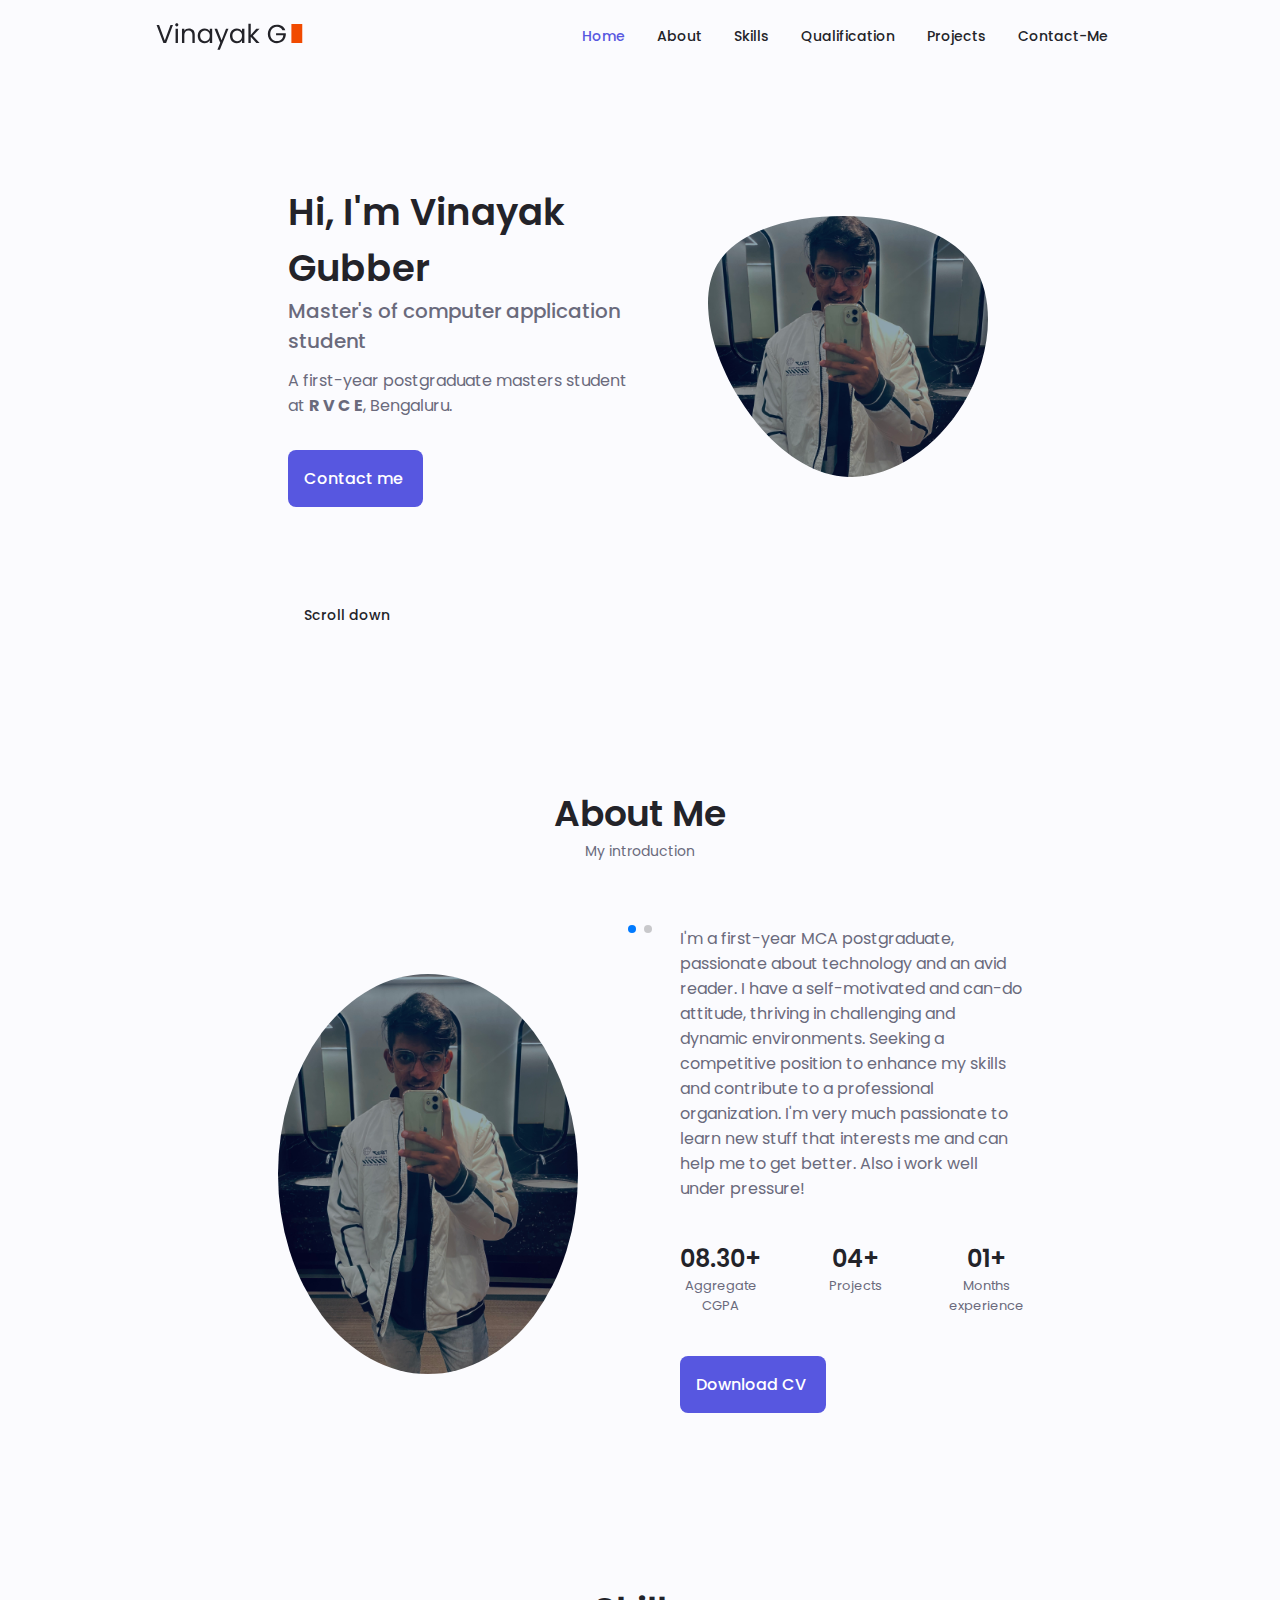
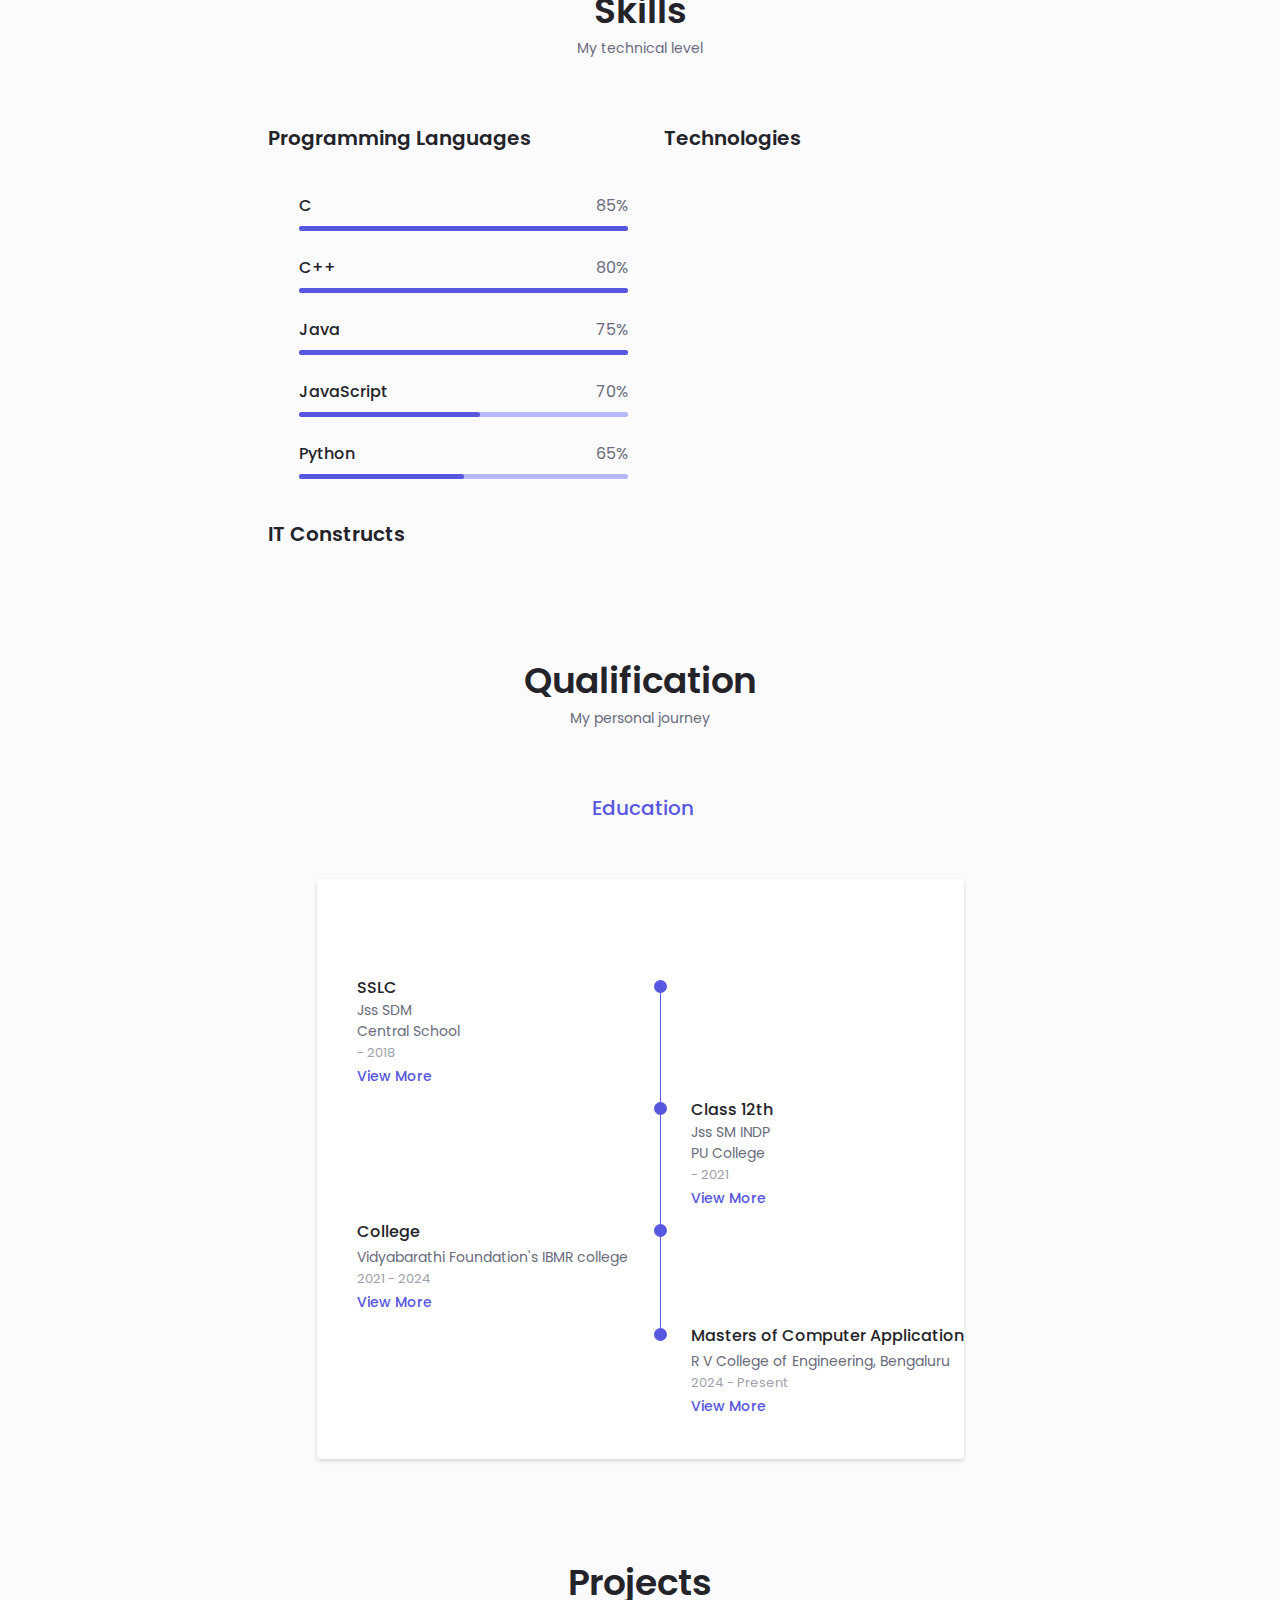
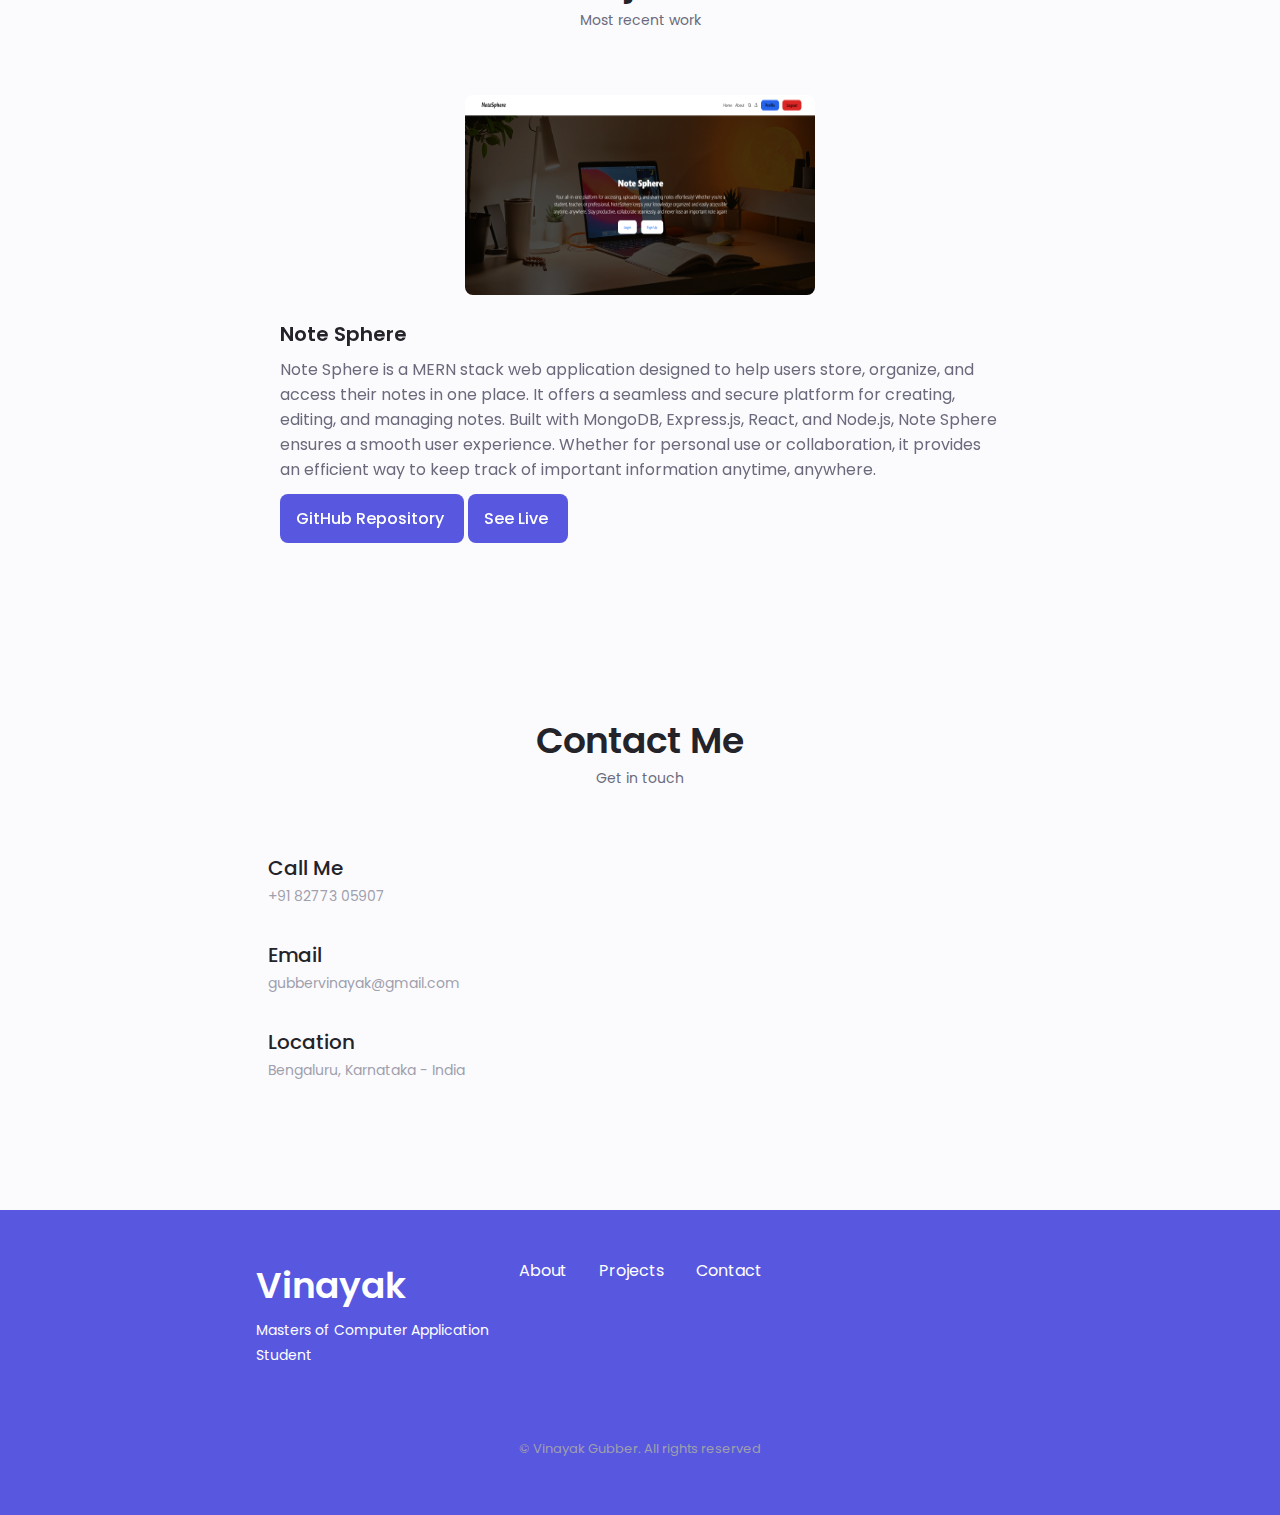
<file: index.html>
<!DOCTYPE html>
<html lang="en">
  <head>
    <meta charset="UTF-8" />
    <meta http-equiv="X-UA-Compatible" content="IE=edge" />
    <meta name="viewport" content="width=device-width, initial-scale=1.0" />
    <title>My Portfolio</title>
    <link
      rel="icon"
      sizes="16x16"
      href="favicon_io/favicon-16x16.png"
      type="image/png"
    />
    <link
      rel="icon"
      sizes="32x32"
      href="favicon_io/favicon-32x32.png"
      type="image/png"
    />
    <link
      rel="icon"
      sizes="96x96"
      href="favicon_io/favicon.ico"
      type="favicon"
    />
    <link rel="stylesheet" href="assets/swiper-bundle.min.css" />
    <link rel="stylesheet" href="assets/newcss.css" />
    <link
      rel="stylesheet"
      href="https://unicons.iconscout.com/release/v4.0.8/css/line.css"
    />
  </head>

  <body oncontextmenu="return false">
    <header class="header" id="header">
      <!--========================= Navigation =====================-->

      <nav class="nav container">
        <!-- Logo container with both logos inside -->
        <div class="nav__logo-container">
          <a href="#" class="nav__logo" id="logo-light">
            <img src="assets/img/logo_light.svg" alt="Logo Light" />
          </a>
          <a href="#" class="nav__logo" id="logo-dark" style="display: none">
            <img src="assets/img/logo_dark.svg" alt="Logo Dark" />
          </a>
        </div>

        <div class="nav__menu" id="nav-menu">
          <ul class="nav__list grid">
            <li class="nav__item">
              <a href="#home" class="nav__link active-link">
                <i class="uil uil-estate nav__icon"></i>Home
              </a>
            </li>
            <li class="nav__item">
              <a href="#about" class="nav__link">
                <i class="uil uil-user nav__icon"></i>About
              </a>
            </li>
            <li class="nav__item">
              <a href="#skills" class="nav__link">
                <i class="uil uil-file-alt nav__icon"></i>Skills
              </a>
            </li>
            <li class="nav__item">
              <a href="#qualification" class="nav__link">
                <i class="uil uil-briefcase-alt nav__icon"></i>Qualification
              </a>
            </li>
            <li class="nav__item">
              <a href="#portfolio" class="nav__link">
                <i class="uil uil-scenery nav__icon"></i>Projects
              </a>
            </li>
            <li class="nav__item">
              <a href="#contact" class="nav__link">
                <i class="uil uil-message nav__icon"></i>Contact-Me
              </a>
            </li>
          </ul>
          <i class="uil uil-times nav__close" id="nav-close"></i>
        </div>
        <div class="nav__btns">
          <!-- Theme change button -->
          <i class="uil uil-moon change-theme" id="theme-button"></i>

          <div class="nav__toggle" id="nav-toggle">
            <i class="uil uil-apps"></i>
          </div>
        </div>
      </nav>
    </header>
    <!-- main-->

    <main class="main">
      <!--========================= Home =====================-->

      <section class="home section" id="home">
        <div class="home__container container grid">
          <div class="home__content grid">
            <div class="home__social">
              <a
                href="https://www.linkedin.com/in/vinayakgubber/"
                target="_blank"
                class="home__social-icon"
              >
                <i class="uil uil-linkedin-alt home__icon"></i>
              </a>

              <a
                href="https://github.com/VinayakGubber"
                target="_blank"
                class="home__social-icon"
              >
                <i class="uil uil-github-alt home__icon"></i>
              </a>

              <a
                href="https://www.instagram.com/_vinayak__007___/"
                target="_blank"
                class="home__social-icon"
              >
                <i class="uil uil-instagram-alt home__icon"></i>
              </a>
            </div>
            <div class="home__img">
              <svg
                class="home__blob"
                viewBox="0 0 200 187"
                xmlns="http://www.w3.org/2000/svg"
                xmlns:xlink="http://www.w3.org/1999/xlink"
              >
                <mask id="mask0" mask-type="alpha">
                  <path
                    d="M190.312 36.4879C206.582 62.1187 201.309 102.826 182.328 134.186C163.346 165.547 
                      130.807 187.559 100.226 186.353C69.6454 185.297 41.0228 161.023 21.7403 129.362C2.45775 
                      97.8511 -7.48481 59.1033 6.67581 34.5279C20.9871 10.1032 59.7028 -0.149132 97.9666 
                      0.00163737C136.23 0.303176 174.193 10.857 190.312 36.4879Z"
                  />
                </mask>
                <g mask="url(#mask0)">
                  <path
                    d="M190.312 36.4879C206.582 62.1187 201.309 102.826 182.328 134.186C163.346 
                      165.547 130.807 187.559 100.226 186.353C69.6454 185.297 41.0228 161.023 21.7403 
                      129.362C2.45775 97.8511 -7.48481 59.1033 6.67581 34.5279C20.9871 10.1032 59.7028 
                     -0.149132 97.9666 0.00163737C136.23 0.303176 174.193 10.857 190.312 36.4879Z"
                  />
                  <image
                    class="home__blob-img"
                    x="-80"
                    y="-16"
                    xlink:href="assets/img/Profile.jpg"
                  />
                </g>
              </svg>
            </div>
            <div class="home__data">
              <h1 class="home__title">Hi, I'm Vinayak Gubber</h1>
              <h3 class="home__subtitle">
                Master's of computer application student
              </h3>
              <p class="home__description">
                A first-year postgraduate masters student at
                <strong>R V C E</strong>, Bengaluru.
              </p>
              <a href="#contact" class="button button--flex">
                Contact me<i class="uil uil-message button__icon"></i>
              </a>
            </div>
          </div>

          <div class="home__scroll">
            <a href="#about" class="home__scroll-button button--flex">
              <i class="uil uil-mouse-alt home__scroll-mouse"></i>
              <span class="home__scroll-name">Scroll down</span>
              <i class="uil uil-arrow-down home__scroll-arrow"></i>
            </a>
          </div>
        </div>
      </section>

      <!--======================= About========================-->

      <section class="about section" id="about">
        <h2 class="section__title">About Me</h2>
        <span class="section__subtitle">My introduction</span>

        <div class="about__container container grid">
          <img src="assets/img/Profile.jpg" alt="" class="about__img" />

          <div class="about__data">
            <p class="about__description">
              I'm a first-year MCA postgraduate, passionate about technology and
              an avid reader. I have a self-motivated and can-do attitude,
              thriving in challenging and dynamic environments. Seeking a
              competitive position to enhance my skills and contribute to a
              professional organization. I'm very much passionate to learn new
              stuff that interests me and can help me to get better. Also i work
              well under pressure!
            </p>

            <div class="about__info">
              <div>
                <span class="about__info-title">08.30+</span>
                <span class="about__info-name">Aggregate <br />CGPA</span>
              </div>

              <div>
                <span class="about__info-title">04+</span>
                <span class="about__info-name"> Projects</span>
              </div>

              <div>
                <span class="about__info-title">01+</span>
                <span class="about__info-name">Months <br />experience</span>
              </div>
            </div>

            <!-- <div class="about__buttons">
              <a download="" href="assets/" class="button button--flex">
                Download CV<i class="uil uil-download-alt button__icon"></i>
              </a>
            </div> -->

            <div class="about__buttons">
              <a
                href="errorPage.html"
                class="button button--flex"
                target="_blank"
              >
                Download CV<i class="uil uil-download-alt button__icon"></i>
              </a>
            </div>
          </div>
        </div>
      </section>

      <!--===================== SKILLS =====================-->

      <section class="skills section" id="skills">
        <h2 class="section__title">Skills</h2>
        <span class="section__subtitle">My technical level</span>

        <div class="skills__container container grid">
          <div>
            <!--==================== Skill 1 =================-->
            <div class="skills__content skills__open">
              <div class="skills__header">
                <i class="uil uil-brackets-curly skills__icon"></i>

                <div>
                  <h1 class="skills__title">Programming Languages</h1>
                </div>

                <i class="uil uil-angle-down skills__arrow"></i>
              </div>

              <div class="skills__list grid">
                <div class="skills__data">
                  <div class="skills__titles">
                    <h3 class="skills__name">C</h3>
                    <span class="skills__number">85%</span>
                  </div>
                  <div class="skills__bar">
                    <span class="skills__percentage skills__c"></span>
                  </div>
                </div>
                <div class="skills__data">
                  <div class="skills__titles">
                    <h3 class="skills__name">C++</h3>
                    <span class="skills__number">80%</span>
                  </div>
                  <div class="skills__bar">
                    <span class="skills__percentage skills__cpp"></span>
                  </div>
                </div>

                <div class="skills__data">
                  <div class="skills__titles">
                    <h3 class="skills__name">Java</h3>
                    <span class="skills__number">75%</span>
                  </div>
                  <div class="skills__bar">
                    <span class="skills__percentage skills__java"></span>
                  </div>
                </div>
                <div class="skills__data">
                  <div class="skills__titles">
                    <h3 class="skills__name">JavaScript</h3>
                    <span class="skills__number">70%</span>
                  </div>
                  <div class="skills__bar">
                    <span class="skills__percentage skills__js"></span>
                  </div>
                </div>
                <div class="skills__data">
                  <div class="skills__titles">
                    <h3 class="skills__name">Python</h3>
                    <span class="skills__number">65%</span>
                  </div>
                  <div class="skills__bar">
                    <span class="skills__percentage skills__python"></span>
                  </div>
                </div>
              </div>
            </div>

            <!--==================== Skill 2 =================-->
            <div class="skills__content skills__close">
              <div class="skills__header">
                <i class="uil uil-server-network skills__icon"></i>

                <div>
                  <h1 class="skills__title">IT Constructs</h1>
                </div>

                <i class="uil uil-angle-down skills__arrow"></i>
              </div>

              <div class="skills__list grid">
                <div class="skills__data">
                  <div class="skills__titles">
                    <h3 class="skills__name">DS & Algorithms</h3>
                    <span class="skills__number">80%</span>
                  </div>
                  <div class="skills__bar">
                    <span class="skills__percentage skills__dsa"></span>
                  </div>
                </div>
                <div class="skills__data">
                  <div class="skills__titles">
                    <h3 class="skills__name">OOP</h3>
                    <span class="skills__number">85%</span>
                  </div>
                  <div class="skills__bar">
                    <span class="skills__percentage skills__oop"></span>
                  </div>
                </div>
                <div class="skills__data">
                  <div class="skills__titles">
                    <h3 class="skills__name">OS</h3>
                    <span class="skills__number">75%</span>
                  </div>
                  <div class="skills__bar">
                    <span class="skills__percentage skills__os"></span>
                  </div>
                </div>
                <div class="skills__data">
                  <div class="skills__titles">
                    <h3 class="skills__name">Computer Networks</h3>
                    <span class="skills__number">70%</span>
                  </div>
                  <div class="skills__bar">
                    <span class="skills__percentage skills__networks"></span>
                  </div>
                </div>
              </div>
            </div>
          </div>

          <div>
            <!--==================== Skill 3 =================-->
            <div class="skills__content skills__close">
              <div class="skills__header">
                <i class="uil uil-swatchbook skills__icon"></i>
                <div>
                  <h1 class="skills__title">Technologies</h1>
                </div>

                <i class="uil uil-angle-down skills__arrow"></i>
              </div>

              <div class="skills__list grid">
                <div class="skills__data">
                  <div class="skills__titles">
                    <h3 class="skills__name">Git</h3>
                    <span class="skills__number">85%</span>
                  </div>
                  <div class="skills__bar">
                    <span class="skills__percentage skills__git"></span>
                  </div>
                </div>
                <div class="skills__data">
                  <div class="skills__titles">
                    <h3 class="skills__name">MongoDB</h3>
                    <span class="skills__number">75%</span>
                  </div>
                  <div class="skills__bar">
                    <span class="skills__percentage skills__mongodb"></span>
                  </div>
                </div>
                <div class="skills__data">
                  <div class="skills__titles">
                    <h3 class="skills__name">ExpressJs</h3>
                    <span class="skills__number">70%</span>
                  </div>
                  <div class="skills__bar">
                    <span class="skills__percentage skills__express"></span>
                  </div>
                </div>
                <div class="skills__data">
                  <div class="skills__titles">
                    <h3 class="skills__name">ReactJs</h3>
                    <span class="skills__number">65%</span>
                  </div>
                  <div class="skills__bar">
                    <span class="skills__percentage skills__react"></span>
                  </div>
                </div>
                <div class="skills__data">
                  <div class="skills__titles">
                    <h3 class="skills__name">NodeJs</h3>
                    <span class="skills__number">70%</span>
                  </div>
                  <div class="skills__bar">
                    <span class="skills__percentage skills__node"></span>
                  </div>
                </div>
                <div class="skills__data">
                  <div class="skills__titles">
                    <h3 class="skills__name">MySQL</h3>
                    <span class="skills__number">80%</span>
                  </div>
                  <div class="skills__bar">
                    <span class="skills__percentage skills__mysql"></span>
                  </div>
                </div>
              </div>
            </div>
          </div>
        </div>
      </section>

      <!--==================== Qualifications ==================-->

      <section
        class="qualification__section service__section"
        id="qualification"
      >
        <h2 class="section__title">Qualification</h2>
        <span class="section__subtitle">My personal journey</span>

        <div
          class="qualification__container container grid services__container"
        >
          <div class="qualification__tabs">
            <div
              class="qualification__button button--flex qualification__active"
              data-target="#education"
            >
              <i class="uil uil-graduation-cap qualification__icon"></i>
              Education
            </div>
          </div>

          <div class="qualification__sections">
            <!--====== Qualification Content 1 ======-->
            <div
              class="qualification__content qualifiation__active services__content"
              data-content
              id="education"
            >
              <!--====== Qualification 1 ======-->
              <div class="qualification__data">
                <div>
                  <h3 class="qualification__title">SSLC</h3>
                  <span class="qualification__subtitle"
                    >Jss SDM <br />Central School</span
                  >
                  <div class="qualification__calender">
                    <i class="uil uil-calendar-alt"></i>
                    - 2018
                  </div>
                  <span
                    class="button button--flex button--small button--link services__button"
                  >
                    View More
                    <i class="uil uil-arrow-right button__icon"></i>
                  </span>
                  <div class="services__modal">
                    <div class="services__modal-content">
                      <h4 class="services__modal-title">
                        Class 10th Summary :
                      </h4>
                      <i class="uil uil-times services__modal-close"></i>
                      <ul class="services__modal-services grid">
                        <li class="services__modal-service">
                          <i
                            class="uil uil-check-circle services__modal-icon"
                          ></i>
                          <p>
                            Subjects studied: Science, Maths, English, Social
                            Studies, Kannada, Hindi.
                          </p>
                        </li>
                        <li class="services__modal-service">
                          <i
                            class="uil uil-check-circle services__modal-icon"
                          ></i>
                          <p>
                            Came runners up in 800 meters running race in 8<sup
                              >th</sup
                            >
                          </p>
                        </li>
                      </ul>
                    </div>
                  </div>
                </div>

                <div>
                  <span class="qualification__rounder"></span>
                  <span class="qualification__line"></span>
                </div>
              </div>

              <!--====== Qualification 2 ======-->
              <div class="qualification__data">
                <div></div>

                <div>
                  <span class="qualification__rounder"></span>
                  <span class="qualification__line"></span>
                </div>
                <div>
                  <h3 class="qualification__title">Class 12th</h3>
                  <span class="qualification__subtitle"
                    >Jss SM INDP <br />PU College</span
                  >
                  <div class="qualification__calender">
                    <i class="uil uil-calendar-alt"></i>
                    - 2021
                  </div>
                  <span
                    class="button button--flex button--small button--link services__button"
                  >
                    View More
                    <i class="uil uil-arrow-right button__icon"></i>
                  </span>
                  <div class="services__modal">
                    <div class="services__modal-content">
                      <h4 class="services__modal-title">
                        Class 12th Summary :
                      </h4>
                      <i class="uil uil-times services__modal-close"></i>
                      <ul class="services__modal-services grid">
                        <li class="services__modal-service">
                          <i
                            class="uil uil-check-circle services__modal-icon"
                          ></i>
                          <p>
                            Subjects studied: Physics, Chemistry, Maths,
                            Statistics, English, Hindi.
                          </p>
                        </li>
                        <li class="services__modal-service">
                          <i
                            class="uil uil-check-circle services__modal-icon"
                          ></i>
                          <p>Strong foundation in Science and Mathematics.</p>
                        </li>
                      </ul>
                    </div>
                  </div>
                </div>
              </div>

              <!--====== Qualification 3 ======-->
              <div class="qualification__data">
                <div>
                  <h3 class="qualification__title">College</h3>
                  <span class="qualification__subtitle"
                    >Vidyabarathi Foundation's IBMR college</span
                  >
                  <div class="qualification__calender">
                    <i class="uil uil-calendar-alt"></i>
                    2021 - 2024
                  </div>
                  <span
                    class="button button--flex button--small button--link services__button"
                  >
                    View More
                    <i class="uil uil-arrow-right button__icon"></i>
                  </span>
                  <div class="services__modal">
                    <div class="services__modal-content">
                      <h4 class="services__modal-title">College Summary :</h4>
                      <i class="uil uil-times services__modal-close"></i>
                      <ul class="services__modal-services grid">
                        <li class="services__modal-service">
                          <i
                            class="uil uil-check-circle services__modal-icon"
                          ></i>
                          <p>
                            Completed Bachelor's degree with focus on computer
                            applications and programming.
                          </p>
                        </li>
                        <li class="services__modal-service">
                          <i
                            class="uil uil-check-circle services__modal-icon"
                          ></i>
                          <p>Scored an aggregate of 8.43 CGPA.</p>
                        </li>
                        <li class="services__modal-service">
                          <i
                            class="uil uil-check-circle services__modal-icon"
                          ></i>
                          <p>
                            Student coordinator in media and publication club of
                            the degree college.
                          </p>
                        </li>
                        <li class="services__modal-service">
                          <i
                            class="uil uil-check-circle services__modal-icon"
                          ></i>
                          <p>
                            Participated in various technical competitions and
                            hackathons.
                          </p>
                        </li>
                        <li class="services__modal-service">
                          <i
                            class="uil uil-check-circle services__modal-icon"
                          ></i>
                          <p>
                            Completed several core courses in programming,
                            database management, and web development.
                          </p>
                        </li>
                      </ul>
                    </div>
                  </div>
                </div>

                <div>
                  <span class="qualification__rounder"></span>
                  <span class="qualification__line"></span>
                </div>
              </div>

              <!--====== Qualification 4 ======-->
              <div class="qualification__data">
                <div></div>

                <div>
                  <span class="qualification__rounder"></span>
                  <!--<span class="qualification__line"></span>-->
                </div>
                <div>
                  <h3 class="qualification__title">
                    Masters of Computer Application
                  </h3>
                  <span class="qualification__subtitle"
                    >R V College of Engineering, Bengaluru</span
                  >
                  <div class="qualification__calender">
                    <i class="uil uil-calendar-alt"></i>
                    2024 - Present
                  </div>
                  <span
                    class="button button--flex button--small button--link services__button"
                  >
                    View More
                    <i class="uil uil-arrow-right button__icon"></i>
                  </span>
                  <div class="services__modal">
                    <div class="services__modal-content">
                      <h4 class="services__modal-title">MCA Summary :</h4>
                      <i class="uil uil-times services__modal-close"></i>
                      <ul class="services__modal-services grid">
                        <li class="services__modal-service">
                          <i
                            class="uil uil-check-circle services__modal-icon"
                          ></i>
                          <p>
                            First-year postgraduate student at one of India's
                            premier engineering institutions.
                          </p>
                        </li>
                        <li class="services__modal-service">
                          <i
                            class="uil uil-check-circle services__modal-icon"
                          ></i>
                          <p>
                            Focusing on advanced computer science concepts and
                            application development.
                          </p>
                        </li>
                      </ul>
                    </div>
                  </div>
                </div>
              </div>
            </div>
          </div>
        </div>
      </section>

      <!--=================== Portfolio ===================-->
      <section class="portfolio section" id="portfolio">
        <h2 class="section__title">Projects</h2>
        <span class="section__subtitle">Most recent work</span>

        <div class="portfolio__container container swiper">
          <div class="swiper-wrapper">
            <!-- ------------------------portfollio 1-------------------- -->
            <div class="portfolio__content grid swiper-slide">
              <img
                src="assets/img/PROJECT___NoteSphere_Preview.png"
                class="portfolio__img"
              />

              <div class="portfolio__data">
                <h3 class="portfolio__title">Note Sphere</h3>
                <p class="portfolio__description">
                  Note Sphere is a MERN stack web application designed to help
                  users store, organize, and access their notes in one place. It
                  offers a seamless and secure platform for creating, editing,
                  and managing notes. Built with MongoDB, Express.js, React, and
                  Node.js, Note Sphere ensures a smooth user experience. Whether
                  for personal use or collaboration, it provides an efficient
                  way to keep track of important information anytime, anywhere.
                </p>
                <a
                  href="https://github.com/VinayakGubber/NoteSphere"
                  target="_blank"
                  class="button button--flex button--small portfolio__button"
                >
                  GitHub Repository
                  <i class="uil uil-external-link-alt button__icon"></i>
                </a>
                <a
                  href="#"
                  class="button button--flex button--small portfolio__button"
                  target="_blank"
                >
                  See Live
                  <i class="uil uil-external-link-alt button__icon"></i>
                </a>
              </div>
            </div>
            <!-- ------------------------portfollio 2-------------------- -->

            <div class="portfolio__content grid swiper-slide">
              <img
                src="assets/img/PROJECT___ResumeBuilder_Preview.png"
                class="portfolio__img"
              />

              <div class="portfolio__data">
                <h3 class="portfolio__title">Resume Builder</h3>
                <p class="portfolio__description">
                  The Resume Builder is a web-based application that helps users
                  create professional resumes effortlessly by filling out a
                  structured form. Once the required information is provided,
                  the application generates a downloadable PDF resume. This
                  project utilizes HTML, CSS, and JavaScript to deliver a
                  seamless and user-friendly experience.
                </p>
                <a
                  href="https://github.com/VinayakGubber/ResumeBuilder"
                  target="_blank"
                  class="button button--flex button--small portfolio__button"
                >
                  GitHub Repository
                  <i class="uil uil-external-link-alt button__icon"></i>
                </a>
                <a
                  href="https://resumebuilder-fawn.vercel.app/"
                  target="_blank"
                  class="button button--flex button--small portfolio__button"
                >
                  See Live
                  <i class="uil uil-external-link-alt button__icon"></i>
                </a>
              </div>
            </div>

            <!-- ------------------------portfollio 3-------------------- -->
            <!-- <div class="portfolio__content grid swiper-slide">
              <img src="assets/img/portfolio2.png" class="portfolio__img" />

              <div class="portfolio__data">
                <h3 class="portfolio__title">Task Management System</h3>
                <p class="portfolio__description">
                  A collaborative task management application built with React
                  and Node.js. Features include task creation, assignment,
                  progress tracking, and team collaboration tools.
                </p>
                <a
                  href="https://github.com/VinayakGubber"
                  target="_blank"
                  class="button button--flex button--small portfolio__button"
                >
                  GitHub Repository
                  <i class="uil uil-external-link-alt button__icon"></i>
                </a>
                <a
                  href="#"
                  class="button button--flex button--small portfolio__button"
                  target="_blank"
                >
                  See Live
                  <i class="uil uil-external-link-alt button__icon"></i>
                </a>
              </div>
            </div> -->
            <!-- ------------------------portfollio 4-------------------- -->
            <!-- <div class="portfolio__content grid swiper-slide">
              <img src="assets/img/portfolio3.png" class="portfolio__img" />

              <div class="portfolio__data">
                <h3 class="portfolio__title">Data Analytics Dashboard</h3>
                <p class="portfolio__description">
                  An interactive data visualization dashboard built with D3.js
                  and React. Features include real-time data processing,
                  customizable charts, and exportable reports.
                </p>
                <a
                  href="https://github.com/VinayakGubber"
                  target="_blank"
                  class="button button--flex button--small portfolio__button"
                >
                  GitHub Repository
                  <i class="uil uil-external-link-alt button__icon"></i>
                </a>
                <a
                  href="#"
                  class="button button--flex button--small portfolio__button"
                  target="_blank"
                >
                  See Live
                  <i class="uil uil-external-link-alt button__icon"></i>
                </a>
              </div>
            </div> -->
          </div>

          <!-- Add pagination -->
          <div class="swiper-pagination"></div>

          <!-- Optional: Add navigation arrows -->
          <div class="swiper-button-next"></div>
          <div class="swiper-button-prev"></div>
        </div>
      </section>

      <!--=================== Contact Me ===================-->
      <section class="contact section" id="contact">
        <h2 class="section__title">Contact Me</h2>
        <span class="section__subtitle">Get in touch</span>

        <div class="contact__container container grid">
          <div>
            <div class="contact__information">
              <i class="uil uil-phone contact__icon"></i>

              <div>
                <h3 class="contact__title">Call Me</h3>
                <span class="contact__subtitle">+91 82773 05907</span>
              </div>
            </div>

            <div class="contact__information">
              <i class="uil uil-envelope contact__icon"></i>

              <div>
                <h3 class="contact__title">Email</h3>
                <a href="mailto:gubbervinayak@gmail.com">
                  <span class="contact__subtitle">gubbervinayak@gmail.com</span>
                </a>
              </div>
            </div>

            <div class="contact__information">
              <i class="uil uil-map-marker contact__icon"></i>

              <div>
                <h3 class="contact__title">Location</h3>
                <span class="contact__subtitle"
                  >Bengaluru, Karnataka - India</span
                >
              </div>
            </div>
          </div>

          <!-- <form action="#" class="contact__form grid">
            <div class="contact__inputs grid">
              <div class="contact__content">
                <label for="name" class="contact__label">Name</label>
                <input type="text" id="name" class="contact__input" />
              </div>
              <div class="contact__content">
                <label for="email" class="contact__label">Email</label>
                <input type="email" id="email" class="contact__input" />
              </div>
            </div>
            <div class="contact__content">
              <label for="subject" class="contact__label">Subject</label>
              <input type="text" id="subject" class="contact__input" />
            </div>
            <div class="contact__content">
              <label for="message" class="contact__label">Message</label>
              <textarea
                id="message"
                cols="0"
                rows="7"
                class="contact__input"
              ></textarea>
            </div>

            <div>
              <a href="#" class="button button--flex">
                Send Message
                <i class="uil uil-message button__icon"></i>
              </a>
            </div>
          </form> -->
        </div>
      </section>
    </main>

    <!--==================== FOOTER ====================-->
    <footer class="footer">
      <div class="footer__bg">
        <div class="footer__container container grid">
          <div>
            <h1 class="footer__title">Vinayak</h1>
            <span class="footer__subtitle"
              >Masters of Computer Application Student</span
            >
          </div>

          <ul class="footer__links">
            <li>
              <a href="#about" class="footer__link">About</a>
            </li>
            <li>
              <a href="#portfolio" class="footer__link">Projects</a>
            </li>
            <li>
              <a href="#contact" class="footer__link">Contact</a>
            </li>
          </ul>

          <div class="footer__socials">
            <a
              href="https://www.linkedin.com/in/vinayakgubber/"
              target="_blank"
              class="footer__social"
            >
              <i class="uil uil-linkedin-alt"></i>
            </a>
            <a
              href="https://github.com/VinayakGubber"
              target="_blank"
              class="footer__social"
            >
              <i class="uil uil-github-alt"></i>
            </a>
            <a
              href="https://www.instagram.com/_vinayak__007___/"
              target="_blank"
              class="footer__social"
            >
              <i class="uil uil-instagram"></i>
            </a>
          </div>
        </div>

        <p class="footer__copy">&#169; Vinayak Gubber. All rights reserved</p>
      </div>
    </footer>

    <!--==================== SCROLL TOP ====================-->
    <a href="#" class="scrollup" id="scroll-up">
      <i class="uil uil-arrow-up scrollup__icon"></i>
    </a>

    <!--==================== SWIPER JS ====================-->
    <script src="assets/swiper-bundle.min.js"></script>

    <!--==================== MAIN JS ====================-->
    <script src="assets/ptj.js"></script>
  </body>
</html>
</file>
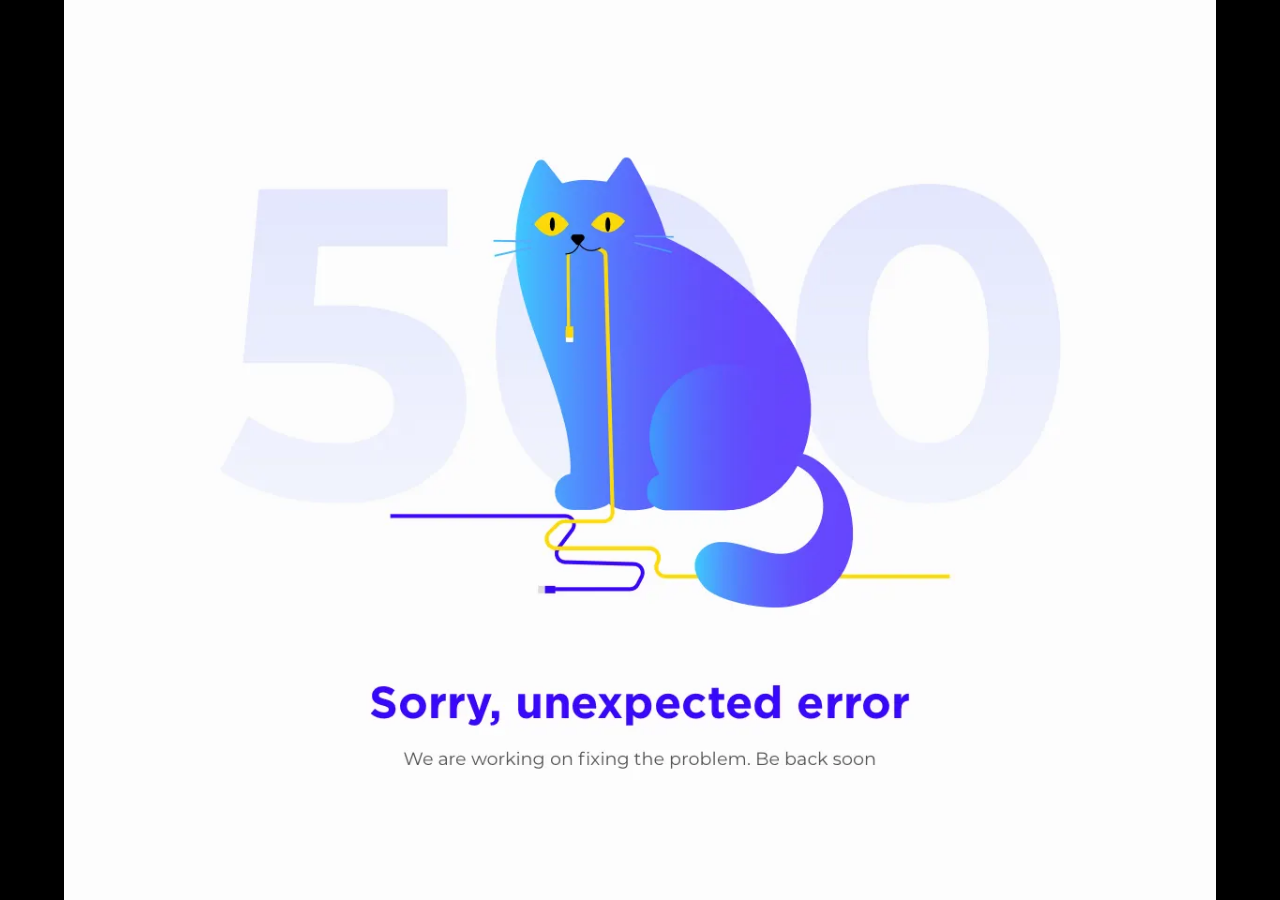
<file: errorPage.html>
<!DOCTYPE html>
<html lang="en">
  <head>
    <meta charset="UTF-8" />
    <meta name="viewport" content="width=device-width, initial-scale=1.0" />
    <title>Error Page</title>
    <style>
      * {
        margin: 0;
        padding: 0;
        box-sizing: border-box;
      }
      body,
      html {
        width: 100%;
        height: 100%;
        display: flex;
        justify-content: center;
        align-items: center;
        background-color: #000;
      }
      .error-container {
        width: 100%;
        height: 100%;
        display: flex;
        justify-content: center;
        align-items: center;
      }
      .error-container img {
        width: 90%;
        height: 100%;
        display: flex;
        justify-content: center;
        align-items: center;
        object-fit: cover; /* Ensures the image covers the entire screen */
      }
    </style>
  </head>
  <body>
    <div class="error-container">
      <img src="assets/img/ErrorMessage.webp" alt="Error Message" />
    </div>
  </body>
</html>
</file>
<file: assets/newcss.css>
@import url("https://fonts.googleapis.com/css2?family=Poppins:wght@400;500;600&display=swap");

/*================ VARIABLES CSS ==========*/

:root {
  --header-height: 3rem;

  /*======= Colors =======*/
  /* Change Favorite color */
  --hue-color: 240;

  /*========= HSL Color mode =========*/
  --first-color: hsl(var(--hue-color), 69%, 61%);
  --first-color-second: hsl(var(--hue-color), 69%, 61%);
  --first-color-alt: hsl(var(--hue-color), 57%, 53%);
  --first-color-lighter: hsl(var(--hue-color), 92%, 85%);
  --title-color: hsl(var(--hue-color), 8%, 15%);
  --text-color: hsl(var(--hue-color), 8%, 45%);
  --text-color-light: hsl(var(--hue-color), 8%, 65%);
  --input-color: hsl(var(--hue-color), 70%, 96%);
  --body-color: hsl(var(--hue-color), 60%, 99%);
  --container-color: #fff;
  --scroll-bar-color: hsl(var(--hue-color), 12%, 90%);
  --scroll-thumb-color: hsl(var(--hue-color), 12%, 80%);

  /*========= Font and typography ===========*/
  --body-font: "Poppins", sans-serif;

  --big-font-size: 2rem;
  --h1-font-size: 1.5rem;
  --h2-font-size: 1.25rem;
  --h3-font-size: 1.125rem;
  --normal-font-size: 0.938rem;
  --small-font-size: 0.813rem;
  --smaller-font-size: 0.75rem;

  /*=========== Font weight ==========*/

  --font-medium: 500;
  --font-semi-bold: 600;

  /*============ Margin Bottom ===========*/
  /* .25rem = 4px, .5rem=8px, .75rem = 12px*/
  --mb-0-25: 0.25rem;
  --mb-0-5: 0.5rem;
  --mb-0-75: 0.75rem;
  --mb-1: 1rem;
  --mb-1-5: 1.5rem;
  --mb-2: 2rem;
  --mb-2-5: 2.5rem;
  --mb-3: 3rem;

  /*============== z index =============*/
  --z-tooltip: 10;
  --z-fixed: 100;
  --z-modal: 1000;
}

/* Font Size for larger devices */
@media screen and (min-width: 968px) {
  :root {
    --big-font-size: 3rem;
    --h1-font-size: 2.25rem;
    --h2-font-size: 1.5rem;
    --h3-font-size: 1.25rem;
    --normal-font-size: 1rem;
    --small-font-size: 0.875rem;
    --smaller-font-size: 0.813rem;
  }
}
/*================= Variables Dark Theme ===============*/
body.dark-theme {
  /*========= HSL Color mode =========*/

  --first-color-second: hsl(var(--hue-color), 30%, 8%);
  --title-color: hsl(var(--hue-color), 8%, 95%);
  --text-color: hsl(var(--hue-color), 8%, 75%);
  --input-color: hsl(var(--hue-color), 29%, 16%);
  --body-color: hsl(var(--hue-color), 28%, 12%);
  --container-color: hsl(var(--hue-color), 29%, 16%);
  --scroll-bar-color: hsl(var(--hue-color), 12%, 48%);
  --scroll-thumb-color: hsl(var(--hue-color), 12%, 36%);
}

/*================= Button Dark/Light ===============*/
.nav__btns {
  display: flex;
  align-items: center;
}

#logo-light {
  display: block; /* Show light logo initially */
}
#logo-dark {
  display: none; /* Keep dark logo hidden initially */
}

.js-enabled #logo-light {
  display: block;
}
.change-theme {
  font-size: 1.25rem;
  color: var(--title-color);
  margin-right: var(--mb-1);
  cursor: pointer;
}

.change-theme:hover {
  color: var(--first-color);
}

/*================= Base ===============*/
* {
  box-sizing: border-box;
  padding: 0;
  margin: 0;
}

html {
  scroll-behavior: smooth;
}
body {
  margin: 0 0 var(--header-height) 0;
  font-family: var(--body-font);
  font-size: var(--normal-font-size);
  background-color: var(--body-color);
  color: var(--text-color);
}

h1,
h2,
h3,
h4 {
  color: var(--title-color);
  font-weight: var(--font-semi-bold);
}
ul {
  list-style: none;
}
a {
  text-decoration: none;
}
img {
  max-width: 100%;
  height: auto;
}
.section {
  padding: 2rem 0 4rem;
}
.section__title {
  font-size: var(--h1-font-size);
}

.section__subtitle {
  display: block;
  font-size: var(--small-font-size);
  margin-bottom: var(--mb-3);
}
.section__title,
.section__subtitle {
  text-align: center;
}

.container {
  max-width: 768px;
  margin-left: var(--mb-1-5);
  margin-right: var(--mb-1-5);
}

.grid {
  display: grid;
  gap: 1.5rem;
}
.header {
  width: 100%;
  position: fixed;
  bottom: 0;
  left: 0;
  z-index: var(--z-fixed);
  background-color: var(--body-color);
}

.nav {
  max-width: 968px;
  height: var(--header-height);
  display: flex;
  justify-content: space-between;
  align-items: center;
}

.nav__logo,
.nav__toggle {
  color: var(--title-color);
  font-weight: var(--font-medium);
}

.nav__logo:hover {
  color: var(--first-color);
}
.nav__toggle {
  font-size: 1.1rem;
  cursor: pointer;
}
.nav__toggle:hover {
  color: var(--first-color);
}
@media screen and (max-width: 767px) {
  .nav__menu {
    position: fixed;
    bottom: -100%;
    left: 0;
    width: 100%;
    background-color: var(--body-color);
    padding: 2rem 1.5rem 4rem;
    box-shadow: 0 -1px 4px rgba(0, 0, 0, 0.15);
    border-radius: 1.5rem 1.5rem 0 0;
    transition: 0.3s;
  }
}
.nav__list {
  grid-template-columns: repeat(3, 1fr);
  gap: 2rem;
}

.nav__link {
  display: flex;
  flex-direction: column;
  align-items: center;
  font-size: var(--small-font-size);
  color: var(--title-color);
  font-weight: var(--font-medium);
}

.nav__link:hover {
  color: var(--first-color);
}

.nav__icon {
  font-size: 1.2rem;
}
.nav__icon {
  font-size: 1.2rem;
}
.nav__close {
  position: absolute;
  right: 1.3rem;
  bottom: 0.5rem;
  font-size: 1.5rem;
  cursor: pointer;
  color: var(--first-color);
}

.nav__close:hover {
  color: var(--first-color-alt);
}

/* Show Menu */
.show-menu {
  bottom: 0;
}

/* Active Link */
.active-link {
  color: var(--first-color);
}

/* Change Background header */
.scroll-header {
  box-shadow: 0 -1px 4px rgba(0, 0, 0, 0.15);
}

/*========HOME=============*/
.home__container {
  gap: 1rem;
}
.home__content {
  grid-template-columns: 0.5fr 3fr;
  padding-top: 3.5rem;
  align-items: center;
}

.home__social {
  display: grid;
  grid-template-columns: max-content;
  row-gap: 1rem;
}

.home__social-icon {
  font-size: 1.05rem;
  color: var(--first-color);
}
.home__social-icon:hover {
  color: var(--first-color-lighter);
}

.home__blob {
  width: 200px;
  fill: var(--first-color);
  /* fill: hsl(69, 69%, 61%); */
}
.home__blob-img {
  width: 180%;
  height: 145%;
  padding-left: 30px;
}
.home__data {
  grid-column: 1/3;
}

.home__title {
  font-size: var(--big-font-size);
}
.home__subtitle {
  font-size: var(--h3-font-size);
  color: var(--text-color);
  font-weight: var(--font-medium);
  margin-bottom: var(--mb-0-75);
}
.home__description {
  margin-bottom: var(--mb-2);
}

.portfolio__scroll {
  display: flex;
  justify-content: center;
  align-items: center;
  margin-top: 15px;
  cursor: pointer;
}
.home__scroll {
  display: none;
}
.home__scroll-button {
  color: var(--first-color);
  transition: 0.3s;
}
.home__scroll-button:hover {
  transform: translateY(0.25rem);
}
.home__scroll-mouse {
  font-size: 2rem;
}
.home__scroll-name {
  font-size: var(--small-font-size);
  color: var(--title-color);
  font-weight: var(--font-medium);
  margin-right: var(--mb-0-25);
}
.home__scroll-arrow {
  font-size: 1.25rem;
}

/*================== Buttons ===================*/
.button {
  display: inline-block;
  background-color: var(--first-color);
  color: #fff;
  padding: 1rem;
  margin-bottom: 10px;
  border-radius: 0.5rem;
  font-weight: var(--font-medium);
}

.button:hover {
  background-color: var(--first-color-alt);
}

.button__icon {
  font-size: 1.25rem;
  margin-left: 0.25rem;
  transition: 0.3s;
}

.button--white {
  background-color: #fff;
  color: var(--first-color);
}

.button--white:hover {
  background-color: #fff;
}

.button--flex {
  display: inline-flex;
  align-items: center;
}
.button--small {
  padding: 0.75rem 1rem;
}
.button--link {
  padding: 0;
  background-color: transparent;
  color: var(--first-color);
}

.button--link:hover {
  background-color: transparent;
  color: var(--first-color-alt);
}

/*===================== About ==================*/
.about__img {
  width: 170px;
  border-radius: 500%;
  justify-self: center;
  align-self: center;
  /* border: 1px solid #fff; */
}

.about__description {
  text-align: center;
  margin-bottom: var(--mb-2-5);
}

.about__info {
  display: flex;
  justify-content: space-evenly;
  margin-bottom: var(--mb-2-5);
}

.about__info-title {
  font-size: var(--h2-font-size);
  font-weight: var(--font-semi-bold);
  color: var(--title-color);
}

.about__info-name {
  font-size: var(--smaller-font-size);
}

.about__info-name,
.about__info-title {
  display: block;
  text-align: center;
}

.about__buttons {
  display: flex;
  justify-content: center;
}

/*===================== SKILLS =========================*/

.skills__container {
  row-gap: 0;
}

.skills__header {
  display: flex;
  align-items: center;
  margin-bottom: var(--mb-2-5);
  cursor: pointer;
}

.skills__icon,
.skills__arrow {
  font-size: 1.25rem;
  color: var(--first-color);
}

.skills__icon {
  margin-right: var(--mb-0-75);
}

.skills__title {
  font-size: var(--h3-font-size);
}

.skills__arrow {
  margin-left: auto;
  transition: 0.4s;
}

.skills__list {
  row-gap: 1.5rem;
  padding-left: 2.7rem;
}

.skills__titles {
  display: flex;
  justify-content: space-between;
  margin-bottom: var(--mb-0-5);
}

.skills__name {
  font-size: var(--normal-font-size);
  font-weight: var(--font-medium);
}

.skills__bar,
.skills__percentage {
  height: 5px;
  border-radius: 0.25rem;
}

.skills__bar {
  background-color: var(--first-color-lighter);
}
.skills__percentage {
  display: block;
  background-color: var(--first-color);
}

.skills__html {
  width: 90%;
}
.skills__css {
  width: 80%;
}
.skills__js {
  width: 55%;
}
.skills__react {
  width: 40%;
}

.skills__php {
  width: 80%;
}
.skills__node {
  width: 70%;
}
.skills__firebase {
  width: 75%;
}
.skills__python {
  width: 50%;
}

.skills__figma {
  width: 85%;
}
.skills__sketch {
  width: 75%;
}
.skills__photoshop {
  width: 60%;
}

.skills__close .skills__list {
  height: 0;
  overflow: hidden;
}

.skills__open .skills__list {
  height: max-content;
  margin-bottom: var(--mb-2-5);
}

.skills__open .skills__arrow {
  transform: rotate(-180deg);
}

/*==================== Qualifications ====================*/

.qualification__tabs {
  display: flex;
  justify-content: space-evenly;
  margin-bottom: var(--mb-2);
}

.qualification__button {
  font-size: var(--h3-font-size);
  font-weight: var(--font-medium);
  cursor: pointer;
}

.qualification__button:hover {
  color: var(--first-color);
}

.qualification__icon {
  font-size: 1.8rem;
  margin-right: var(--mb-0-25);
}

.qualification__data {
  display: grid;
  grid-template-columns: 1fr max-content 1fr;
  column-gap: 1.5rem;
}

.qualification__title {
  font-size: var(--normal-font-size);
  font-weight: var(--font-medium);
}

.qualification__subtitle {
  display: inline-block;
  font-size: var(--small-font-size);
}

.qualification__calender {
  font-size: var(--smaller-font-size);
  color: var(--text-color-light);
}

.qualification__rounder {
  display: inline-block;
  width: 13px;
  height: 13px;
  background-color: var(--first-color);
  border-radius: 50%;
}

.qualification__line {
  display: block;
  width: 1px;
  height: 100%;
  background-color: var(--first-color);
  transform: translate(6px, -7px);
}

.qualification [data-content] {
  display: none;
}

.qualification__active[data-content] {
  display: none;
}

.qualification__button.qualification__active {
  color: var(--first-color);
}

/*================= Services ==================*/

.services_container {
  gap: 1.5rem;
  grid-template-columns: repeat(2, 1fr);
}

.services__content {
  position: relative;
  background-color: var(--container-color);
  padding: 3.5rem 0.5rem 1.25rem 1.5rem;
  border-radius: 0.25rem;
  box-shadow: 0 2px 4px rgba(0, 0, 0, 0.15);
}

.services__button {
  cursor: pointer;
  font-size: var(--small-font-size);
}

.services__button:hover .button__icon {
  transform: translateX(0.25rem);
}

.services__modal {
  position: fixed;
  top: 0;
  left: 0;
  right: 0;
  bottom: 0;
  background-color: rgba(0, 0, 0, 0.5);
  display: flex;
  align-items: center;
  justify-content: center;
  padding: 0 1rem;
  z-index: var(--z-modal);
  opacity: 0;
  visibility: hidden;
  transition: 0.3s;
}

.services__modal-content {
  position: relative;
  background-color: var(--container-color);
  padding: 1.5rem;
  border-radius: 1.25rem;
}
.services__modal-services {
  row-gap: 1rem;
}

.services__modal-service {
  display: flex;
}
.services__modal-title {
  font-size: var(--h3-font-size);
  font-family: var(--font-medium);
  margin-bottom: var(--mb-1-5);
}

.services__modal-close {
  position: absolute;
  top: 1rem;
  right: 1rem;
  font-size: 1.5rem;
  color: var(--first-color);
  cursor: pointer;
}

.services__modal-icon {
  color: var(--first-color);
  margin-right: var(--mb-0-25);
}

/* Active Modal */
.active-modal {
  opacity: 1;
  visibility: visible;
}

/*================== Portfolio ==================*/

.portfolio__container {
  overflow: initial;
}
/*need change*/
.portfolio__content {
  padding: 0 1.5rem;
}
.portfolio__img {
  width: 350px;
  height: 200px;
  border-radius: 0.5rem;
  justify-self: center;
}
.portfolio__title {
  font-size: var(--h3-font-size);
  margin-bottom: var(--mb-0-5);
}
.portfolio__description {
  margin-bottom: var(--mb-0-75);
}
.portfolio__button:hover .button__icon {
  transform: translateX(0.25rem);
}
.swiper-button-prev::after,
.swiper-button-next::after {
  content: "";
}
.swiper-portfolio-icon {
  font-size: 2rem;
  color: var(--first-color);
}
.swiper-button-prev {
  left: -0.5rem;
}
.swiper-button-next {
  right: -0.5rem;
}

.swiper-container-horizontal > .swiper-pagination-bullets {
  bottom: -2.5rem;
}
.swiper-pagination-bullets-active {
  background-color: var(--first-color);
}

.swiper-button-next,
.swiper-button-prev,
.swiper-pagination-bullets {
  outline: none;
}

/*================ Contact Me ===============*/

.contact__container {
  row-gap: 2rem;
}

.contact__email {
  display: inline-block; /* Ensures it's clickable */
  color: var(--first-color); /* Change color for visibility */
  text-decoration: underline; /* Ensures it looks like a link */
  cursor: pointer;
}

.contact__email:hover {
  color: var(--first-color-alt); /* Change color on hover */
}

.contact__information {
  display: flex;
  margin-bottom: var(--mb-2);
}

.contact__icon {
  font-size: 2rem;
  color: var(--first-color);
  margin-right: var(--mb-0-75);
}

.contact__title {
  font-size: var(--h3-font-size);
  font-weight: var(--font-medium);
}

.contact__subtitle {
  font-size: var(--small-font-size);
  color: var(--text-color-light);
}
.contact__content {
  background-color: var(--input-color);
  border-radius: 0.5rem;
  padding: 0.75rem 1rem 0.25rem;
}
.contact__label {
  font-size: var(--smaller-font-size);
  color: var(--title-color);
}

.contact__input {
  width: 100%;
  background-color: var(--input-color);
  color: var(--text-color);
  font-family: var(--body-font);
  font-size: var(--normal-font-size);
  border: none;
  outline: none;
  padding: 0.25rem 0.5rem 0.5rem 0;
}

/*=================== Footer ==================*/

.footer {
  padding-top: 2rem;
}

.footer__container {
  row-gap: 3.5rem;
}

.footer__bg {
  background-color: var(--first-color-second);
  padding: 2rem 0 3rem;
}

.footer__title {
  font-size: var(--h1-font-size);
  margin-bottom: var(--mb-0-25);
}

.footer__subtitle {
  font-size: var(--small-font-size);
}

.footer__links {
  display: flex;
  flex-direction: column;
  row-gap: 1.5rem;
}

.footer__link:hover {
  color: var(--first-color-lighter);
  transition: 0.3s;
}

.footer__social {
  font-size: 1.25rem;
  margin-right: var(--mb-1-5);
}

.footer__social:hover {
  color: var(--first-color-lighter);
  transition: 0.3s;
}

.footer__copy {
  font-size: var(--smaller-font-size);
  text-align: center;
  color: var(--text-color-light);
  margin-top: var(--mb-3);
}

.footer__title,
.footer__link,
.footer__subtitle,
.footer__social {
  color: #fff;
}

/*==================== Scroll Up ==================*/

.scrollup {
  position: fixed;
  right: 1rem;
  bottom: -20%;
  background-color: var(--first-color);
  opacity: 0.8;
  padding: 0 0.3rem;
  border-radius: 0.4rem;
  z-index: var(--z-tooltip);
  transition: 0.4s;
}

.scrollup:hover {
  background-color: var(--first-color-alt);
}

.scrollup__icon {
  font-size: 1.5rem;
  color: #fff;
}

/* Show Scroll */
.show-scroll {
  bottom: 5rem;
}

/*====================== Scroll Bar =====================*/

::-webkit-scrollbar {
  width: 0.6rem;
  background-color: var(--scroll-bar-color);
  border-radius: 0.5rem;
}

::-webkit-scrollbar-thumb {
  background-color: var(--scroll-thumb-color);
  border-radius: 0.5rem;
}

::-webkit-scrollbar-thumb:hover {
  background-color: var(--text-color-light);
}

/*======================== Media Queries ======================*/

/* For Small Devices */
@media screen and (max-width: 350px) {
  .container {
    margin-left: var(--mb-1);
    margin-right: var(--mb-1);
  }

  .nav__menu {
    padding: 2rem 0.25rem 4rem;
  }

  .nav__list {
    column-gap: 0;
  }

  .home__content {
    grid-template-columns: 0.25fr 3fr;
  }

  .home__blob {
    width: 180px;
  }

  .skills__icon,
  .skills__arrow {
    font-size: 1.25rem;
  }
  .skills__title {
    font-size: var(--normal-font-size);
  }

  .qualification__data {
    gap: 0.5rem;
  }

  .services__container {
    justify-content: center;
  }

  .services__content {
    padding-right: 0.5rem;
  }

  .services__modal {
    padding: 0 0.5rem;
  }

  .project__img {
    width: 200px;
  }
}

/* For medium Devices */
@media screen and (min-width: 568px) {
  .home__content {
    grid-template-columns: max-content 1fr 1fr;
  }

  .home__data {
    grid-column: initial;
  }

  .home__img {
    order: 1;
    justify-self: center;
  }

  .about__container,
  .skills__container,
  .project__container,
  .contact__container,
  .footer__container {
    grid-template-columns: repeat(2, 1fr);
  }

  .qualification__section {
    display: grid;
    grid-template-columns: 0.6fr;
    justify-content: center;
  }
}

@media screen and (min-width: 768px) {
  .container {
    margin-left: auto;
    margin-right: auto;
  }

  body {
    margin: 0;
  }

  .section {
    padding: 6rem 0 4rem;
  }

  .section__subtitle {
    margin-bottom: 4rem;
  }

  .header {
    top: 0;
    bottom: initial;
  }

  .header,
  .main,
  .footer__container {
    padding: 0 1rem;
  }

  .nav {
    height: calc(var(--header-height) + 1.5rem);
    column-gap: 1rem;
  }

  .nav__icon,
  .nav__close,
  .nav__toggle {
    display: none;
  }

  .nav__list {
    display: flex;
    column-gap: 2rem;
  }

  .nav__menu {
    margin-left: auto;
  }
  .change-theme {
    margin: 0;
  }

  .home__container {
    row-gap: 5rem;
  }

  .home__content {
    padding-top: 5.5rem;
    column-gap: 2rem;
  }
  .home__blob {
    width: 240px;
  }

  .home__scroll {
    display: block;
  }
  .home__scroll-button {
    margin-left: 3rem;
  }
  .about__container {
    column-gap: 5rem;
  }

  .about__img {
    width: 300px;
  }

  .about__description {
    text-align: initial;
  }
  .about__info {
    justify-content: space-between;
  }
  .about__buttons {
    justify-content: initial;
  }

  .skills__icon,
  .skills__arrow {
    font-size: 1.75rem;
  }

  .qualification__tabs {
    justify-content: center;
  }
  .qualification__button {
    margin: 0 var(--mb-1);
  }
  .qualification__sections {
    grid-template-columns: 0.5fr;
  }
  .services_container {
    grid-template-columns: repeat(3, 218px);
    justify-content: center;
  }
  .services__content {
    padding: 6rem 0 2rem 2.5rem;
  }
  .services__icon {
    font-size: 2rem;
  }
  .services__modal-content {
    width: 500px;
  }
  .testimonials {
    align-items: center;
  }
  .project {
    text-align: initial;
  }
  .project__bg {
    background: none;
  }
  .project__container {
    background-color: var(--first-color-second);
    border-radius: 1rem;
    padding: 3rem 2.5rem 0;
    grid-template-columns: 1fr max-content;
    column-gap: 3rem;
  }

  .project__data {
    padding-top: 0.8rem;
  }

  .footer__container {
    grid-template-columns: repeat(3, 1fr);
  }

  .footer__bg {
    padding: 3rem 0 3.5rem;
  }

  .footer__links {
    flex-direction: row;
    column-gap: 2rem;
  }

  .footer__socials {
    justify-self: flex-end;
  }

  .footer__copy {
    margin-top: 4.5rem;
  }
}

/* For large devices */

@media screen and (min-width: 968px) {
  .header,
  .main,
  .footer__container {
    padding: 0;
  }

  .home__blob {
    width: 280px;
  }

  .home__title {
    font-size: 37px;
  }

  .home__social {
    transform: translateX(-6rem);
  }

  .button--white {
    bottom: -4.5rem;
  }
}
</file>
